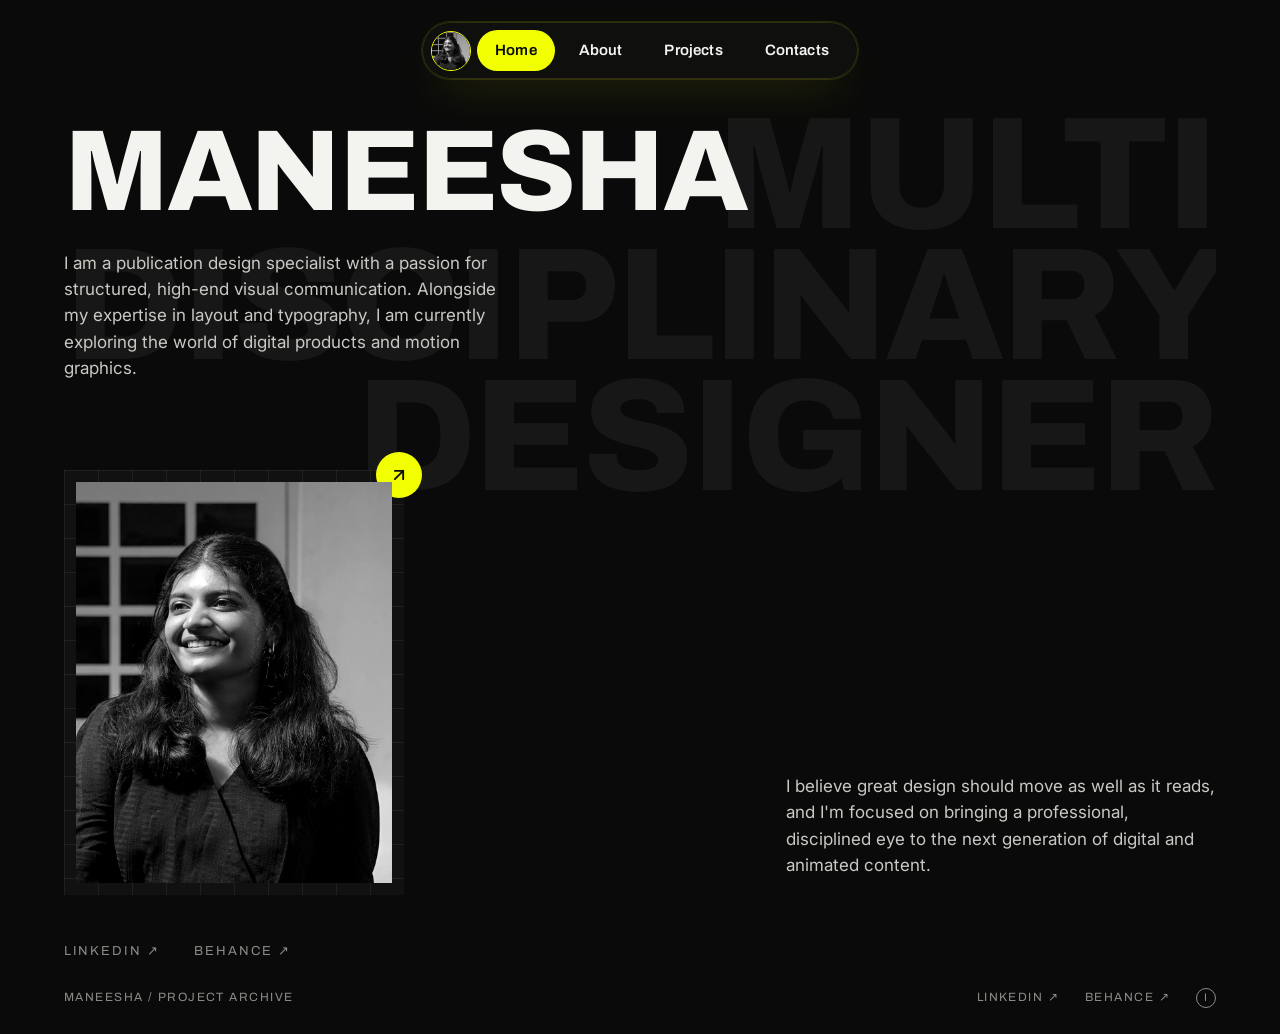
<file: index.html>
<!DOCTYPE html>
<html lang="en">
<head>
  <meta charset="UTF-8" />
  <meta name="viewport" content="width=device-width, initial-scale=1.0" />
  <title>Maneesha Mohan — Multi-Disciplinary Designer</title>
  <meta name="description" content="Maneesha Mohan N — publication & multi-disciplinary designer based in Kerala, India. Portfolio of annual reports, ESG reports and brand systems." />
  <link rel="preconnect" href="https://fonts.googleapis.com" />
  <link rel="preconnect" href="https://fonts.gstatic.com" crossorigin />
  <link rel="stylesheet" href="css/style.css" />
</head>
<body>
  <header class="nav-wrap">
    <nav class="pill" aria-label="Primary">
      <a class="pill__avatar" href="index.html"><img src="assets/img/portrait.jpg" alt="Maneesha Mohan" /></a>
      <a class="pill__link" href="index.html">Home</a>
      <a class="pill__link" href="about.html">About</a>
      <a class="pill__link" href="projects.html">Projects</a>
      <a class="pill__link" href="contact.html">Contacts</a>
    </nav>
  </header>

  <main class="home wrap">
    <section class="home__grid">
      <div>
        <h1 class="home__name">MANEESHA</h1>
        <p class="home__intro">
          I am a publication design specialist with a passion for structured,
          high-end visual communication. Alongside my expertise in layout and
          typography, I am currently exploring the world of digital products and
          motion graphics.
        </p>
      </div>
      <div class="home__ghost ghost">MULTI<br />DISCIPLINARY<br />DESIGNER</div>
    </section>

    <section class="home__lower">
      <div class="portrait-card">
        <span class="arrow-badge">
          <svg viewBox="0 0 24 24" fill="none" stroke="currentColor" stroke-width="2.2" stroke-linecap="round" stroke-linejoin="round"><line x1="7" y1="17" x2="17" y2="7"/><polyline points="7 7 17 7 17 17"/></svg>
        </span>
        <img src="assets/img/portrait.jpg" alt="Portrait of Maneesha Mohan" />
      </div>
      <p class="home__belief">
        I believe great design should move as well as it reads, and I'm focused
        on bringing a professional, disciplined eye to the next generation of
        digital and animated content.
      </p>
    </section>

    <div class="social-row">
      <a href="https://www.linkedin.com/" target="_blank" rel="noopener">LinkedIn ↗</a>
      <a href="https://www.behance.net/" target="_blank" rel="noopener">Behance ↗</a>
    </div>
  </main>

  <footer class="site-foot">
    <span class="foot-left">MANEESHA / PROJECT ARCHIVE</span>
    <span class="foot-right">
      <a href="https://www.linkedin.com/" target="_blank" rel="noopener">LinkedIn ↗</a>
      <a href="https://www.behance.net/" target="_blank" rel="noopener">Behance ↗</a>
      <span class="foot-info">i</span>
    </span>
  </footer>

  <script src="js/data.js"></script>
  <script src="js/main.js"></script>
</body>
</html>
</file>
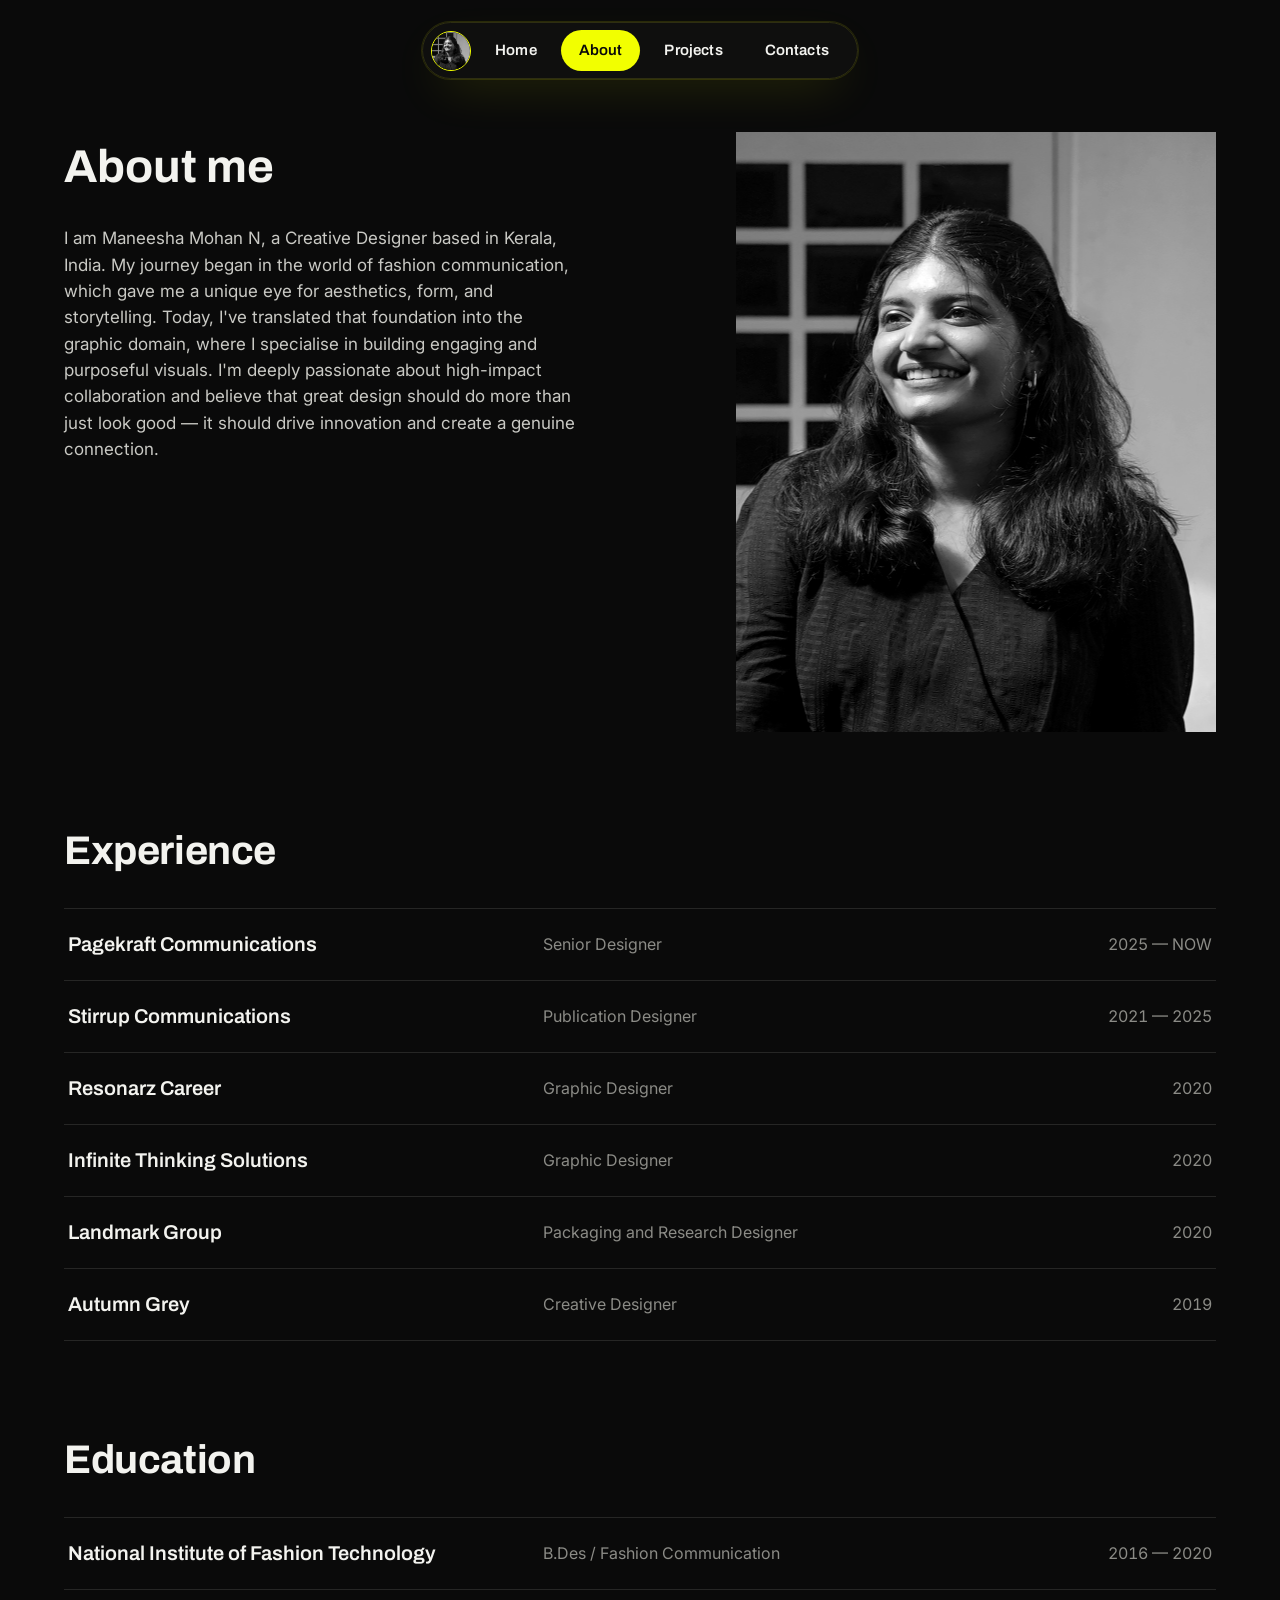
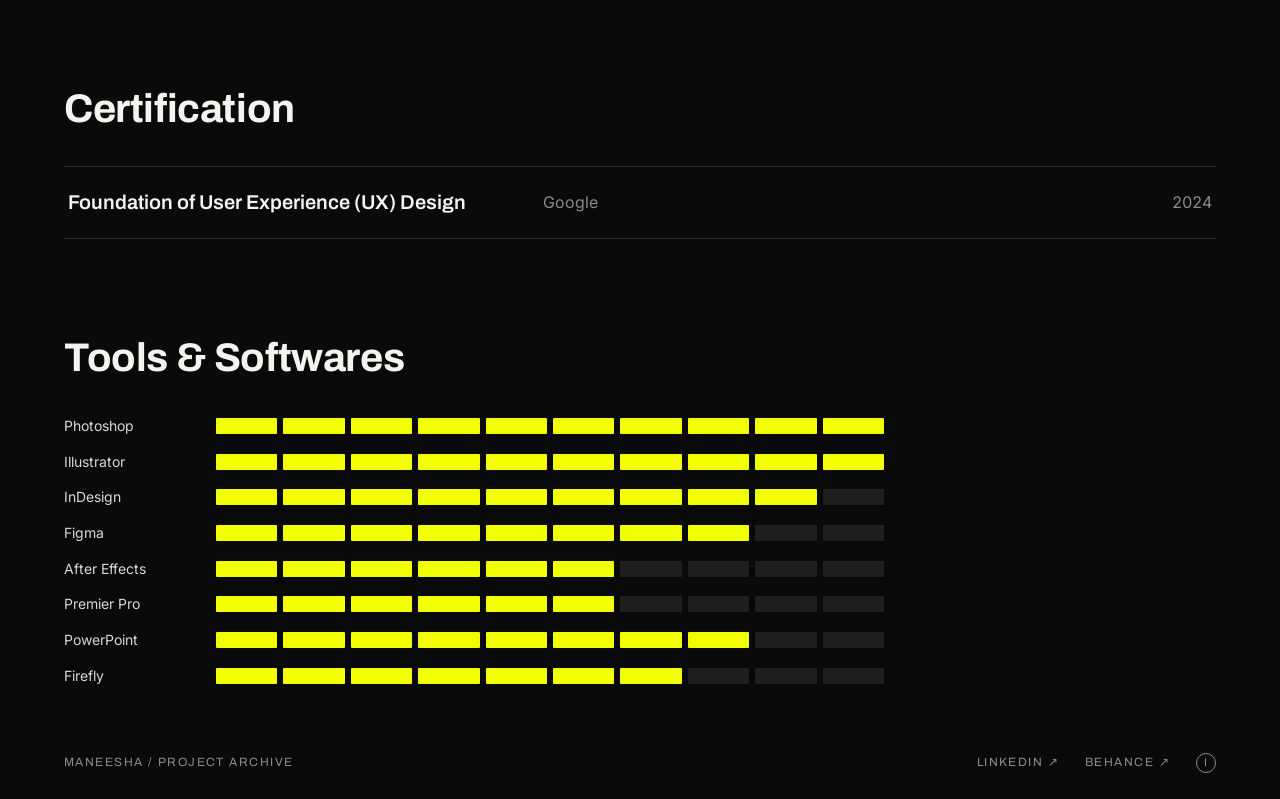
<file: about.html>
<!DOCTYPE html>
<html lang="en">
<head>
  <meta charset="UTF-8" />
  <meta name="viewport" content="width=device-width, initial-scale=1.0" />
  <title>About — Maneesha Mohan</title>
  <meta name="description" content="About Maneesha Mohan N — creative & publication designer. Experience, education, certification and tools." />
  <link rel="preconnect" href="https://fonts.googleapis.com" />
  <link rel="preconnect" href="https://fonts.gstatic.com" crossorigin />
  <link rel="stylesheet" href="css/style.css" />
</head>
<body>
  <header class="nav-wrap">
    <nav class="pill" aria-label="Primary">
      <a class="pill__avatar" href="index.html"><img src="assets/img/portrait.jpg" alt="Maneesha Mohan" /></a>
      <a class="pill__link" href="index.html">Home</a>
      <a class="pill__link" href="about.html">About</a>
      <a class="pill__link" href="projects.html">Projects</a>
      <a class="pill__link" href="contact.html">Contacts</a>
    </nav>
  </header>

  <main class="page wrap">
    <section class="about-hero">
      <div>
        <h1>About me</h1>
        <p>
          I am Maneesha Mohan N, a Creative Designer based in Kerala, India. My
          journey began in the world of fashion communication, which gave me a
          unique eye for aesthetics, form, and storytelling. Today, I've
          translated that foundation into the graphic domain, where I specialise
          in building engaging and purposeful visuals. I'm deeply passionate
          about high-impact collaboration and believe that great design should do
          more than just look good — it should drive innovation and create a
          genuine connection.
        </p>
      </div>
      <div class="about-hero__img"><img src="assets/img/portrait.jpg" alt="Maneesha Mohan" /></div>
    </section>

    <section class="block">
      <h2 class="section-title">Experience</h2>
      <div class="rows">
        <div class="rows__item"><span class="r-org">Pagekraft Communications</span><span class="r-role">Senior Designer</span><span class="r-year">2025 — NOW</span></div>
        <div class="rows__item"><span class="r-org">Stirrup Communications</span><span class="r-role">Publication Designer</span><span class="r-year">2021 — 2025</span></div>
        <div class="rows__item"><span class="r-org">Resonarz Career</span><span class="r-role">Graphic Designer</span><span class="r-year">2020</span></div>
        <div class="rows__item"><span class="r-org">Infinite Thinking Solutions</span><span class="r-role">Graphic Designer</span><span class="r-year">2020</span></div>
        <div class="rows__item"><span class="r-org">Landmark Group</span><span class="r-role">Packaging and Research Designer</span><span class="r-year">2020</span></div>
        <div class="rows__item"><span class="r-org">Autumn Grey</span><span class="r-role">Creative Designer</span><span class="r-year">2019</span></div>
      </div>
    </section>

    <section class="block">
      <h2 class="section-title">Education</h2>
      <div class="rows">
        <div class="rows__item"><span class="r-org">National Institute of Fashion Technology</span><span class="r-role">B.Des / Fashion Communication</span><span class="r-year">2016 — 2020</span></div>
      </div>
    </section>

    <section class="block">
      <h2 class="section-title">Certification</h2>
      <div class="rows">
        <div class="rows__item"><span class="r-org">Foundation of User Experience (UX) Design</span><span class="r-role">Google</span><span class="r-year">2024</span></div>
      </div>
    </section>

    <section class="block">
      <h2 class="section-title">Tools &amp; Softwares</h2>
      <div class="tools" id="tools"></div>
    </section>
  </main>

  <footer class="site-foot">
    <span class="foot-left">MANEESHA / PROJECT ARCHIVE</span>
    <span class="foot-right">
      <a href="https://www.linkedin.com/" target="_blank" rel="noopener">LinkedIn ↗</a>
      <a href="https://www.behance.net/" target="_blank" rel="noopener">Behance ↗</a>
      <span class="foot-info">i</span>
    </span>
  </footer>

  <script src="js/data.js"></script>
  <script src="js/main.js"></script>
  <script>
    // tools equalizer bars
    const TOOLS = [
      ["Photoshop", 10], ["Illustrator", 10], ["InDesign", 9], ["Figma", 8],
      ["After Effects", 6], ["Premier Pro", 6], ["PowerPoint", 8], ["Firefly", 7],
    ];
    const wrap = document.getElementById("tools");
    TOOLS.forEach(([name, lvl]) => {
      const segs = Array.from({ length: 10 }, (_, i) =>
        `<span class="tool__seg ${i < lvl ? "on" : ""}"></span>`).join("");
      const row = document.createElement("div");
      row.className = "tool";
      row.innerHTML = `<span class="tool__name">${name}</span><span class="tool__bar">${segs}</span>`;
      wrap.appendChild(row);
    });
  </script>
</body>
</html>
</file>
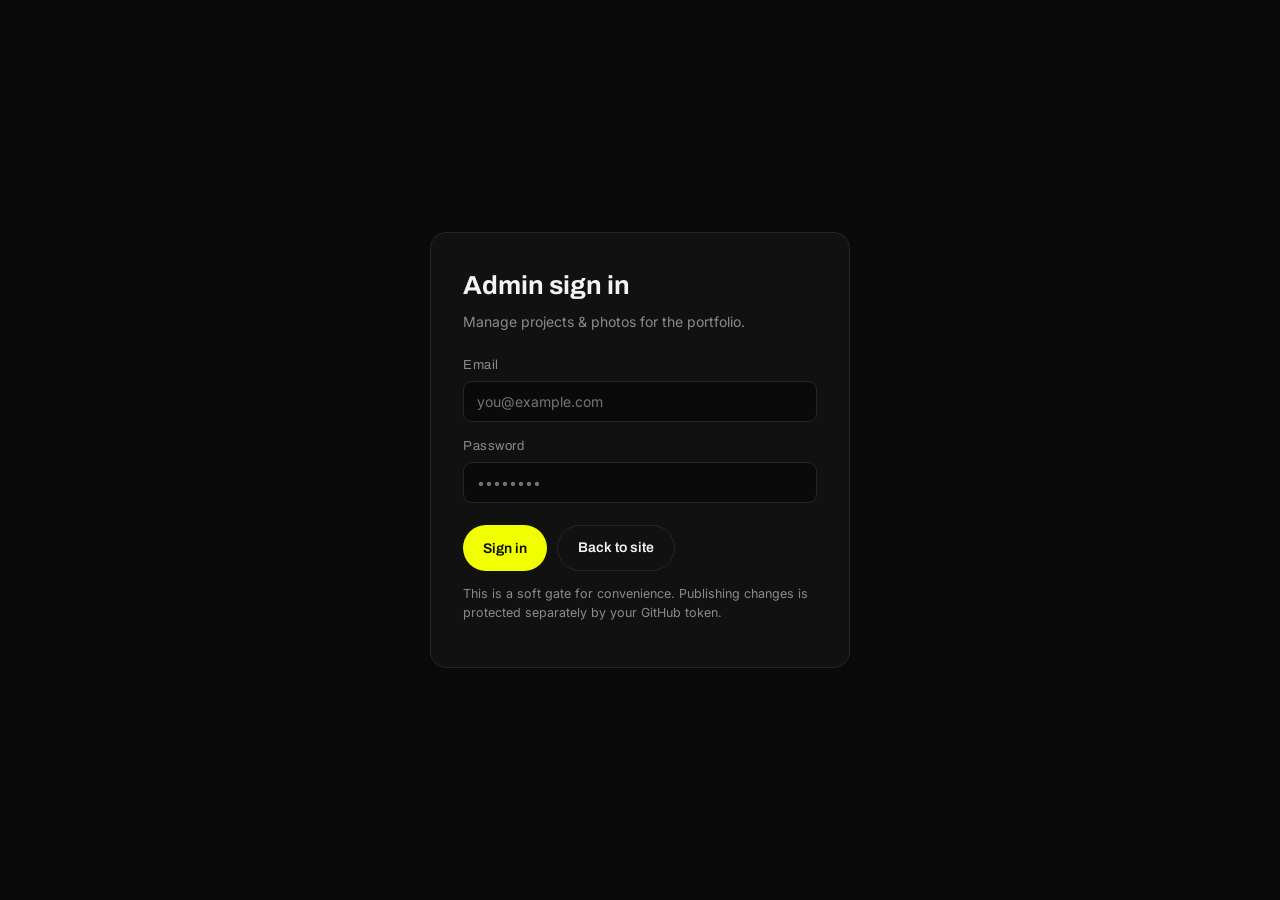
<file: admin.html>
<!DOCTYPE html>
<html lang="en">
<head>
  <meta charset="UTF-8" />
  <meta name="viewport" content="width=device-width, initial-scale=1.0" />
  <meta name="robots" content="noindex, nofollow" />
  <title>Admin — Maneesha Mohan</title>
  <link rel="stylesheet" href="css/style.css" />
  <style>
    /* ---- admin-only styling (reuses the site's CSS variables) ---- */
    body { padding: 0; }
    .admin-shell { max-width: 1180px; margin: 0 auto; padding: 32px clamp(16px,4vw,48px) 80px; }
    .center-card {
      min-height: 100vh; display: grid; place-items: center; padding: 24px;
    }
    .card {
      width: 100%; max-width: 420px; background: #111; border: 1px solid var(--line);
      border-radius: 16px; padding: 32px;
    }
    .card h1 { font-family: var(--font-display); font-size: 26px; margin: 0 0 6px; }
    .card p.sub { color: var(--muted); font-size: 14px; margin: 0 0 22px; }
    label { display: block; font-size: 13px; color: var(--muted); margin: 14px 0 6px; font-family: var(--font-display); letter-spacing: .04em; }
    input[type=text], input[type=email], input[type=password], textarea, select {
      width: 100%; background: #0a0a0a; border: 1px solid var(--line); color: var(--ink);
      border-radius: 9px; padding: 11px 13px; font-size: 14px; font-family: var(--font-body);
    }
    textarea { resize: vertical; min-height: 90px; line-height: 1.5; }
    input:focus, textarea:focus, select:focus { outline: none; border-color: var(--accent); }
    .btn {
      display: inline-flex; align-items: center; justify-content: center; gap: 8px;
      background: var(--accent); color: var(--accent-ink); border: none; cursor: pointer;
      font-family: var(--font-display); font-weight: 600; font-size: 14px;
      padding: 11px 20px; border-radius: 100px; transition: opacity .2s, transform .1s;
    }
    .btn:hover { opacity: .9; }
    .btn:active { transform: translateY(1px); }
    .btn[disabled] { opacity: .45; cursor: not-allowed; }
    .btn-ghost { background: transparent; color: var(--ink); border: 1px solid var(--line); }
    .btn-ghost:hover { border-color: var(--accent); color: var(--accent); }
    .btn-danger { background: transparent; color: #ff6b6b; border: 1px solid #4a2020; }
    .btn-danger:hover { background: #ff6b6b; color: #0a0a0a; }
    .btn-sm { padding: 7px 13px; font-size: 12.5px; }
    .row-actions { display: flex; gap: 10px; flex-wrap: wrap; margin-top: 22px; }
    .note { font-size: 12.5px; color: var(--muted); line-height: 1.5; margin-top: 14px; }
    .note.warn { color: #e0c060; }
    .msg { margin-top: 16px; font-size: 13.5px; padding: 10px 12px; border-radius: 9px; display: none; }
    .msg.err { display: block; background: #2a1414; color: #ff8a8a; border: 1px solid #4a2020; }
    .msg.ok  { display: block; background: #14220f; color: #a6e07a; border: 1px solid #2c4a20; }
    .msg.info{ display: block; background: #101820; color: #8fb7d8; border: 1px solid #223140; }
    .check { display: flex; align-items: center; gap: 8px; color: var(--muted); font-size: 13px; margin-top: 12px; }
    .check input { width: auto; }

    /* editor layout */
    .admin-top { display: flex; align-items: center; justify-content: space-between; gap: 16px; flex-wrap: wrap; margin-bottom: 26px; }
    .admin-top h1 { font-family: var(--font-display); font-size: 22px; margin: 0; }
    .admin-top .who { color: var(--muted); font-size: 13px; }
    .admin-grid { display: grid; grid-template-columns: 300px 1fr; gap: 26px; align-items: start; }
    .plist { display: grid; gap: 8px; }
    .pitem {
      display: grid; grid-template-columns: 42px 1fr auto; gap: 10px; align-items: center;
      background: #111; border: 1px solid var(--line); border-radius: 10px; padding: 8px; cursor: pointer;
    }
    .pitem.active { border-color: var(--accent); }
    .pitem img { width: 42px; height: 42px; object-fit: cover; border-radius: 6px; background: #000; }
    .pitem .pi-title { font-size: 13px; font-family: var(--font-display); font-weight: 600; line-height: 1.2; }
    .pitem .pi-no { font-size: 11px; color: var(--muted); }
    .pi-move { display: flex; flex-direction: column; gap: 2px; }
    .pi-move button { background: #1a1a1a; border: none; color: var(--muted); width: 22px; height: 18px; border-radius: 4px; cursor: pointer; font-size: 10px; }
    .pi-move button:hover { color: var(--accent); }
    .editor-panel { background: #0f0f0f; border: 1px solid var(--line); border-radius: 14px; padding: 24px; }
    .editor-panel h2 { font-family: var(--font-display); font-size: 18px; margin: 0 0 4px; }
    .field-grid { display: grid; grid-template-columns: 1fr 1fr; gap: 14px; }
    .field-grid .full { grid-column: 1 / -1; }
    .imgbox { border: 1px solid var(--line); border-radius: 10px; padding: 12px; }
    .imgbox h4 { font-family: var(--font-display); font-size: 12px; letter-spacing: .08em; text-transform: uppercase; color: var(--muted); margin: 0 0 10px; }
    .thumb-grid { display: grid; grid-template-columns: repeat(auto-fill, minmax(92px,1fr)); gap: 10px; }
    .thumb-cell { position: relative; }
    .thumb-cell img { width: 100%; aspect-ratio: 1/1; object-fit: cover; border-radius: 8px; background: #000; border: 1px solid var(--line); }
    .thumb-cell .x { position: absolute; top: -7px; right: -7px; width: 22px; height: 22px; border-radius: 50%; background: #ff6b6b; color: #0a0a0a; border: none; cursor: pointer; font-weight: 700; line-height: 1; }
    .single-img { display: flex; align-items: center; gap: 14px; }
    .single-img img { width: 90px; height: 68px; object-fit: cover; border-radius: 8px; background: #000; border: 1px solid var(--line); }
    input[type=file] { font-size: 12px; color: var(--muted); }
    .hide { display: none !important; }
    .spinner { display: inline-block; width: 15px; height: 15px; border: 2px solid rgba(10,10,10,.35); border-top-color: #0a0a0a; border-radius: 50%; animation: spin .7s linear infinite; }
    @keyframes spin { to { transform: rotate(360deg); } }
    @media (max-width: 820px) { .admin-grid { grid-template-columns: 1fr; } .field-grid { grid-template-columns: 1fr; } }
  </style>
</head>
<body>
  <!-- 1. LOGIN -->
  <div id="login-view" class="center-card">
    <form class="card" id="login-form" autocomplete="off">
      <h1>Admin sign in</h1>
      <p class="sub">Manage projects &amp; photos for the portfolio.</p>
      <label for="li-email">Email</label>
      <input id="li-email" type="email" placeholder="you@example.com" autocomplete="username" />
      <label for="li-pass">Password</label>
      <input id="li-pass" type="password" placeholder="••••••••" autocomplete="current-password" />
      <div class="row-actions">
        <button class="btn" type="submit">Sign in</button>
        <a class="btn btn-ghost" href="index.html">Back to site</a>
      </div>
      <div class="msg" id="login-msg"></div>
      <p class="note">This is a soft gate for convenience. Publishing changes is protected separately by your GitHub token.</p>
    </form>
  </div>

  <!-- 2. TOKEN -->
  <div id="token-view" class="center-card hide">
    <form class="card" id="token-form" autocomplete="off">
      <h1>Connect GitHub</h1>
      <p class="sub">Paste a token with write access so changes can be published.</p>
      <label for="tk-input">GitHub Personal Access Token</label>
      <input id="tk-input" type="password" placeholder="ghp_… or github_pat_…" autocomplete="off" />
      <label class="check"><input type="checkbox" id="tk-remember" /> Remember on this device (stored only in this browser)</label>
      <div class="row-actions">
        <button class="btn" type="submit" id="tk-connect">Connect</button>
        <button class="btn btn-ghost" type="button" id="tk-logout">Sign out</button>
      </div>
      <div class="msg" id="token-msg"></div>
      <p class="note warn">The token is the real lock on publishing. Keep it private. A token with only the <b>repo</b> (Contents: read/write) scope is enough. You can revoke it anytime on GitHub.</p>
    </form>
  </div>

  <!-- 3. EDITOR -->
  <div id="editor-view" class="admin-shell hide">
    <div class="admin-top">
      <div>
        <h1>Projects</h1>
        <span class="who" id="who"></span>
      </div>
      <div class="row-actions" style="margin:0">
        <button class="btn btn-ghost btn-sm" id="add-project">+ Add project</button>
        <button class="btn" id="save-all">Publish changes</button>
        <button class="btn btn-ghost btn-sm" id="editor-logout">Sign out</button>
      </div>
    </div>
    <div class="msg" id="editor-msg"></div>
    <div class="admin-grid">
      <div class="plist" id="plist"></div>
      <div class="editor-panel" id="editor-panel">
        <p class="note">Select a project on the left to edit it, or add a new one.</p>
      </div>
    </div>
    <p class="note" style="margin-top:24px">After you publish, GitHub Pages rebuilds the live site in ~1 minute. Removed photos are unlinked from the project; the underlying image files stay in the repo and can be cleaned up later.</p>
  </div>

  <script src="js/data.js"></script>
  <script src="js/admin.js"></script>
</body>
</html>
</file>
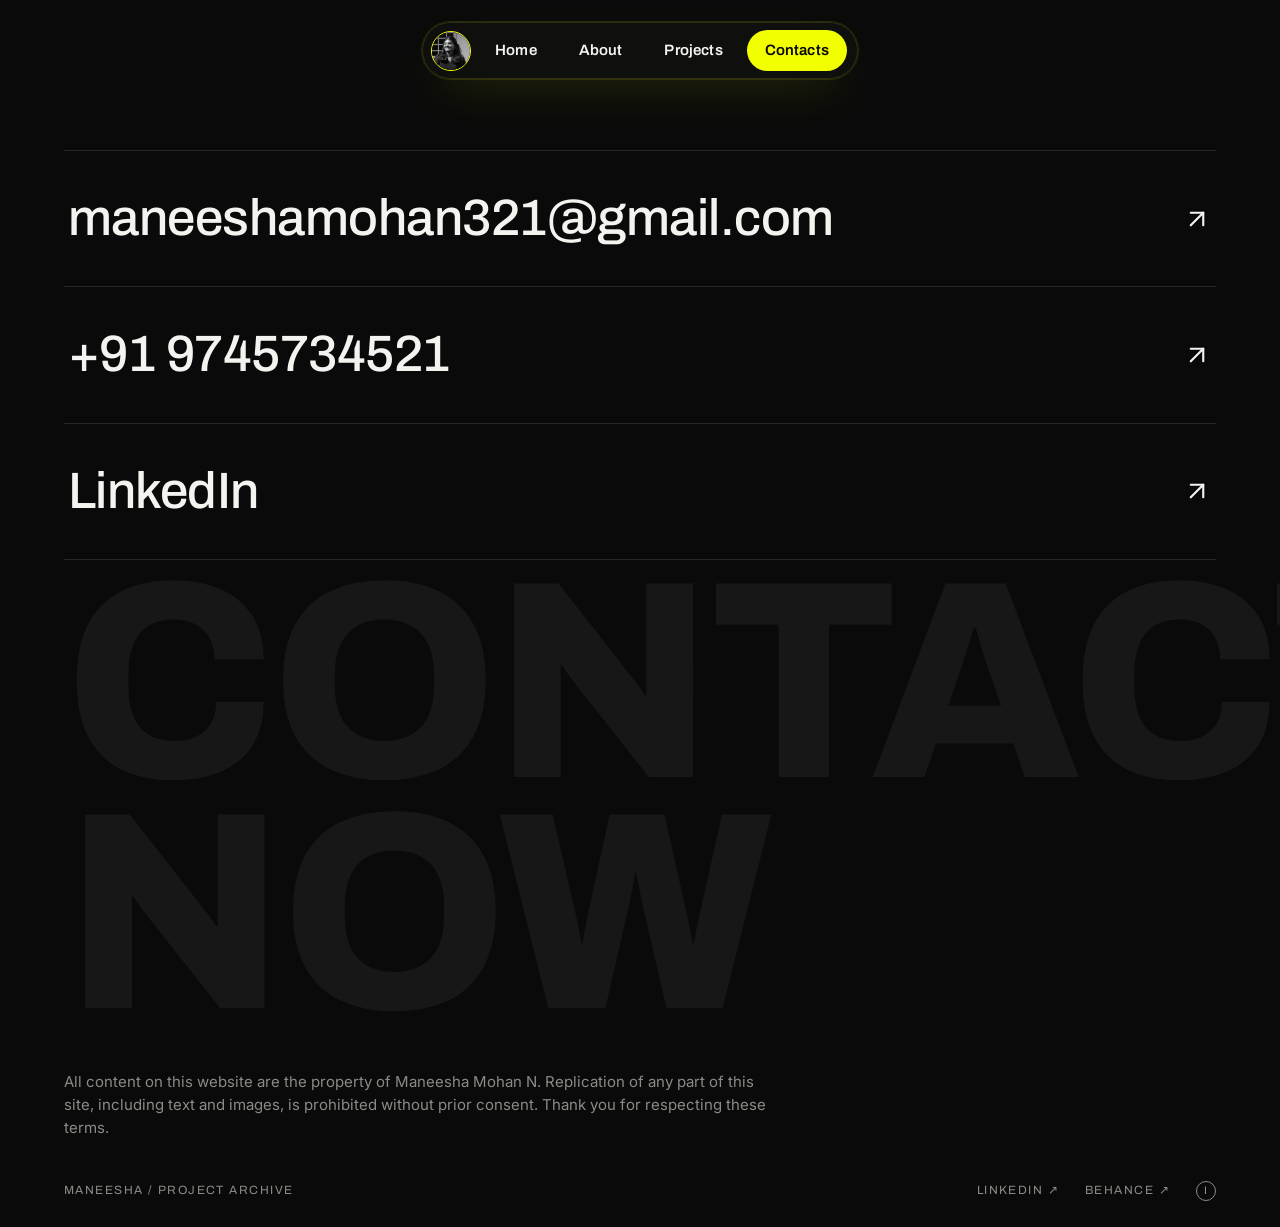
<file: contact.html>
<!DOCTYPE html>
<html lang="en">
<head>
  <meta charset="UTF-8" />
  <meta name="viewport" content="width=device-width, initial-scale=1.0" />
  <title>Contacts — Maneesha Mohan</title>
  <meta name="description" content="Get in touch with Maneesha Mohan N — email, phone and LinkedIn." />
  <link rel="preconnect" href="https://fonts.googleapis.com" />
  <link rel="preconnect" href="https://fonts.gstatic.com" crossorigin />
  <link rel="stylesheet" href="css/style.css" />
</head>
<body>
  <header class="nav-wrap">
    <nav class="pill" aria-label="Primary">
      <a class="pill__avatar" href="index.html"><img src="assets/img/portrait.jpg" alt="Maneesha Mohan" /></a>
      <a class="pill__link" href="index.html">Home</a>
      <a class="pill__link" href="about.html">About</a>
      <a class="pill__link" href="projects.html">Projects</a>
      <a class="pill__link" href="contact.html">Contacts</a>
    </nav>
  </header>

  <main class="contact wrap">
    <div class="contact__list">
      <a class="contact__row" href="mailto:maneeshamohan321@gmail.com">
        <span>maneeshamohan321@gmail.com</span>
        <svg viewBox="0 0 24 24" fill="none" stroke="currentColor" stroke-width="1.7" stroke-linecap="round" stroke-linejoin="round"><line x1="7" y1="17" x2="17" y2="7"/><polyline points="7 7 17 7 17 17"/></svg>
      </a>
      <a class="contact__row" href="tel:+919745734521">
        <span>+91 9745734521</span>
        <svg viewBox="0 0 24 24" fill="none" stroke="currentColor" stroke-width="1.7" stroke-linecap="round" stroke-linejoin="round"><line x1="7" y1="17" x2="17" y2="7"/><polyline points="7 7 17 7 17 17"/></svg>
      </a>
      <a class="contact__row" href="https://www.linkedin.com/" target="_blank" rel="noopener">
        <span>LinkedIn</span>
        <svg viewBox="0 0 24 24" fill="none" stroke="currentColor" stroke-width="1.7" stroke-linecap="round" stroke-linejoin="round"><line x1="7" y1="17" x2="17" y2="7"/><polyline points="7 7 17 7 17 17"/></svg>
      </a>
    </div>

    <div class="contact__ghost ghost">CONTACT<br />NOW</div>

    <p class="contact__legal">
      All content on this website are the property of Maneesha Mohan N.
      Replication of any part of this site, including text and images, is
      prohibited without prior consent. Thank you for respecting these terms.
    </p>
  </main>

  <footer class="site-foot">
    <span class="foot-left">MANEESHA / PROJECT ARCHIVE</span>
    <span class="foot-right">
      <a href="https://www.linkedin.com/" target="_blank" rel="noopener">LinkedIn ↗</a>
      <a href="https://www.behance.net/" target="_blank" rel="noopener">Behance ↗</a>
      <span class="foot-info">i</span>
    </span>
  </footer>

  <script src="js/data.js"></script>
  <script src="js/main.js"></script>
</body>
</html>
</file>
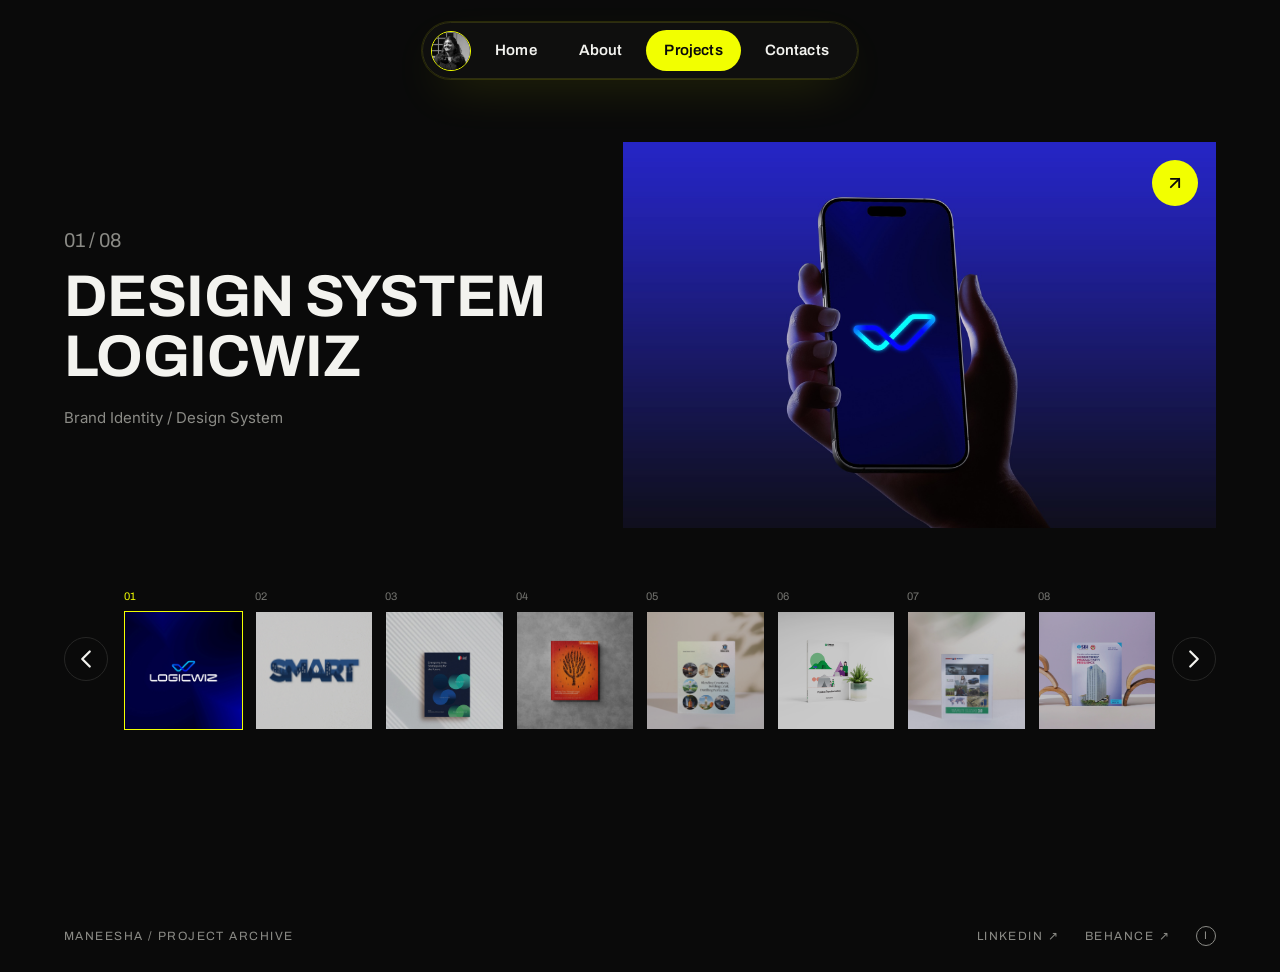
<file: projects.html>
<!DOCTYPE html>
<html lang="en">
<head>
  <meta charset="UTF-8" />
  <meta name="viewport" content="width=device-width, initial-scale=1.0" />
  <title>Projects — Maneesha Mohan</title>
  <meta name="description" content="Selected projects by Maneesha Mohan — annual reports, ESG reports and brand systems." />
  <link rel="preconnect" href="https://fonts.googleapis.com" />
  <link rel="preconnect" href="https://fonts.gstatic.com" crossorigin />
  <link rel="stylesheet" href="css/style.css" />
</head>
<body>
  <header class="nav-wrap">
    <nav class="pill" aria-label="Primary">
      <a class="pill__avatar" href="index.html"><img src="assets/img/portrait.jpg" alt="Maneesha Mohan" /></a>
      <a class="pill__link" href="index.html">Home</a>
      <a class="pill__link" href="about.html">About</a>
      <a class="pill__link" href="projects.html">Projects</a>
      <a class="pill__link" href="contact.html">Contacts</a>
    </nav>
  </header>

  <main class="proj wrap">
    <div class="proj__stage" id="proj-stage"></div>

    <div class="thumbs">
      <button class="thumbs__arrow" data-carousel-prev aria-label="Previous project">
        <svg viewBox="0 0 24 24" fill="none" stroke="currentColor" stroke-width="1.8" stroke-linecap="round" stroke-linejoin="round"><polyline points="15 18 9 12 15 6"/></svg>
      </button>
      <div class="thumbs__track" id="thumb-track"></div>
      <button class="thumbs__arrow" data-carousel-next aria-label="Next project">
        <svg viewBox="0 0 24 24" fill="none" stroke="currentColor" stroke-width="1.8" stroke-linecap="round" stroke-linejoin="round"><polyline points="9 18 15 12 9 6"/></svg>
      </button>
    </div>
  </main>

  <footer class="site-foot">
    <span class="foot-left">MANEESHA / PROJECT ARCHIVE</span>
    <span class="foot-right">
      <a href="https://www.linkedin.com/" target="_blank" rel="noopener">LinkedIn ↗</a>
      <a href="https://www.behance.net/" target="_blank" rel="noopener">Behance ↗</a>
      <span class="foot-info">i</span>
    </span>
  </footer>

  <script src="js/data.js"></script>
  <script src="js/main.js"></script>
</body>
</html>
</file>
<file: css/style.css>
/* =================================================================
   Maneesha Mohan — Portfolio
   Dark theme · chartreuse accent · grotesque display type
   ================================================================= */

@import url("https://fonts.googleapis.com/css2?family=Archivo:wght@400;500;600;700;800;900&family=Inter:wght@300;400;500;600&display=swap");

:root {
  --bg: #0a0a0a;
  --bg-2: #0e0e0e;
  --ghost: #171717;          /* huge background words */
  --ink: #f3f3ef;
  --muted: #8b8b86;
  --line: #262625;
  --accent: #f2ff00;
  --accent-ink: #0a0a0a;
  --font-display: "Archivo", "Helvetica Neue", Arial, sans-serif;
  --font-body: "Inter", "Helvetica Neue", Arial, sans-serif;
  --maxw: 1360px;
  --pad: clamp(20px, 5vw, 64px);
}

* { box-sizing: border-box; }

html { scroll-behavior: smooth; }

body {
  margin: 0;
  background: var(--bg);
  color: var(--ink);
  font-family: var(--font-body);
  font-size: 16px;
  line-height: 1.55;
  -webkit-font-smoothing: antialiased;
  text-rendering: optimizeLegibility;
  overflow-x: hidden;
}

a { color: inherit; text-decoration: none; }
img { display: block; max-width: 100%; }
::selection { background: var(--accent); color: var(--accent-ink); }

.wrap { width: 100%; max-width: var(--maxw); margin: 0 auto; padding: 0 var(--pad); }

/* ---------- Floating pill nav -------------------------------------- */
.nav-wrap {
  position: fixed; inset: 0 0 auto 0; z-index: 100;
  display: flex; justify-content: center;
  padding: 22px var(--pad) 0;
  pointer-events: none;
}
.pill {
  pointer-events: auto;
  display: flex; align-items: center; gap: 6px;
  padding: 7px 10px 7px 8px;
  background: rgba(18,18,17,.82);
  backdrop-filter: blur(14px);
  border: 1px solid #2e2e12;
  border-radius: 100px;
  box-shadow: 0 0 0 1px rgba(242,255,0,.12), 0 18px 50px -20px rgba(242,255,0,.25);
}
.pill__avatar {
  width: 40px; height: 40px; border-radius: 50%; overflow: hidden; flex: none;
  border: 1.5px solid var(--accent);
}
.pill__avatar img { width: 100%; height: 100%; object-fit: cover; object-position: 50% 20%; }
.pill__link {
  font-family: var(--font-display);
  font-weight: 600; font-size: 15px; letter-spacing: .01em;
  padding: 9px 18px; border-radius: 100px; color: var(--ink);
  transition: background .2s, color .2s;
  white-space: nowrap;
}
.pill__link:hover { background: #ffffff12; }
.pill__link.is-active { background: var(--accent); color: var(--accent-ink); }
.pill__menu { display: none; }

/* ---------- Footer ------------------------------------------------- */
.site-foot {
  display: flex; justify-content: space-between; align-items: center;
  gap: 20px; flex-wrap: wrap;
  padding: 26px var(--pad);
  font-family: var(--font-display);
  font-size: 12px; letter-spacing: .12em; text-transform: uppercase;
  color: var(--muted);
}
.site-foot a { transition: color .2s; }
.site-foot a:hover { color: var(--accent); }
.foot-right { display: flex; align-items: center; gap: 26px; }
.foot-info {
  width: 20px; height: 20px; border: 1px solid var(--muted); border-radius: 50%;
  display: inline-flex; align-items: center; justify-content: center; font-size: 11px;
}

/* ---------- Reusable bits ------------------------------------------ */
.arrow-badge {
  width: 46px; height: 46px; border-radius: 50%;
  background: var(--accent); color: var(--accent-ink);
  display: inline-flex; align-items: center; justify-content: center;
  flex: none; transition: transform .25s;
}
.arrow-badge svg { width: 20px; height: 20px; }
a:hover > .arrow-badge, .lift:hover .arrow-badge { transform: rotate(45deg); }

.eyebrow {
  font-family: var(--font-display);
  font-size: 13px; letter-spacing: .16em; text-transform: uppercase; color: var(--muted);
}
.section-title {
  font-family: var(--font-display);
  font-weight: 700; font-size: clamp(26px, 3.4vw, 40px); letter-spacing: -.01em; margin: 0;
}

/* ================================================================
   HOME
   ================================================================ */
.home { min-height: 100vh; padding-top: 120px; }
.home__grid {
  display: grid; grid-template-columns: 1.05fr 1fr; gap: 40px;
  position: relative;
}
/* keep a wide ghost word from stretching its neighbours off-screen */
.home__grid > *, .home__lower > * { min-width: 0; }
.home__name {
  font-family: var(--font-display);
  font-weight: 800; font-size: clamp(52px, 9vw, 128px);
  line-height: .9; letter-spacing: -.02em; margin: 0 0 26px;
}
.home__intro { max-width: 440px; color: #c9c9c4; font-size: 17px; }

.ghost {
  font-family: var(--font-display);
  font-weight: 800; text-transform: uppercase; color: var(--ghost);
  line-height: .82; letter-spacing: -.02em; pointer-events: none; user-select: none;
}
.home__ghost {
  position: absolute; right: 0; top: -10px; text-align: right;
  font-size: clamp(60px, 12.5vw, 190px); z-index: -1;
  max-width: 100%; overflow: hidden;
}

.home__lower {
  display: grid; grid-template-columns: 1.05fr 1fr; gap: 40px;
  align-items: end; margin-top: clamp(40px, 8vh, 110px);
}
.portrait-card {
  position: relative; width: min(340px, 80vw); aspect-ratio: 4/5;
  background:
    linear-gradient(#ffffff10 1px, transparent 1px) 0 0 / 100% 34px,
    linear-gradient(90deg, #ffffff10 1px, transparent 1px) 0 0 / 34px 100%,
    #111;
  padding: 12px;
}
.portrait-card img { width: 100%; height: 100%; object-fit: cover; filter: grayscale(1) contrast(1.05); }
.portrait-card .arrow-badge { position: absolute; top: -18px; right: -18px; }
.home__belief { max-width: 430px; color: #c9c9c4; font-size: 17px; justify-self: end; }

.social-row {
  display: flex; gap: 34px; margin-top: 46px;
  font-family: var(--font-display); font-size: 13px; letter-spacing: .16em; text-transform: uppercase;
}
.social-row a { display: inline-flex; align-items: center; gap: 8px; color: var(--muted); transition: color .2s; }
.social-row a:hover { color: var(--accent); }

/* ================================================================
   ABOUT
   ================================================================ */
.page { padding-top: 132px; padding-bottom: 40px; }
.about-hero { display: grid; grid-template-columns: 1.3fr 1fr; gap: 48px; align-items: start; }
.about-hero h1 { font-family: var(--font-display); font-weight: 700; font-size: clamp(30px,4vw,46px); margin: 0 0 22px; }
.about-hero p { color: #c9c9c4; font-size: 17px; max-width: 520px; }
.about-hero__img { aspect-ratio: 4/5; overflow: hidden; }
.about-hero__img img { width: 100%; height: 100%; object-fit: cover; filter: grayscale(1) contrast(1.03); }

.block { margin-top: clamp(46px, 7vw, 88px); }
.block > .section-title { margin-bottom: 26px; }

.rows { border-top: 1px solid var(--line); }
.rows__item {
  display: grid; grid-template-columns: 1.4fr 1.4fr .6fr; gap: 20px; align-items: center;
  padding: 20px 4px; border-bottom: 1px solid var(--line);
}
.rows__item .r-org { font-family: var(--font-display); font-weight: 600; font-size: clamp(16px,1.7vw,20px); }
.rows__item .r-role { color: var(--muted); }
.rows__item .r-year { text-align: right; color: var(--muted); font-variant-numeric: tabular-nums; }

/* tools bar chart */
.tools { display: grid; gap: 14px; max-width: 820px; }
.tool { display: grid; grid-template-columns: 130px 1fr; align-items: center; gap: 22px; }
.tool__name { font-size: 14px; color: #d8d8d3; }
.tool__bar { display: flex; gap: 6px; }
.tool__seg { height: 16px; flex: 1; background: #1f1f1d; border-radius: 1px; }
.tool__seg.on { background: var(--accent); }

/* ================================================================
   PROJECTS — carousel
   ================================================================ */
.proj { padding-top: 128px; padding-bottom: 20px; min-height: 100vh; }
.proj__stage { display: grid; grid-template-columns: 1fr 1.15fr; gap: 44px; align-items: center; min-height: 46vh; }
.proj__meta .p-no { font-family: var(--font-display); font-size: 20px; color: var(--muted); }
.proj__meta h1 {
  font-family: var(--font-display); font-weight: 700; line-height: 1.02;
  font-size: clamp(34px, 4.6vw, 62px); letter-spacing: -.01em; margin: 10px 0 0; white-space: pre-line;
}
.proj__meta .p-kicker { margin-top: 20px; color: var(--muted); font-size: 15px; }
.proj__visual { position: relative; }
.proj__visual a { display: block; overflow: hidden; }
.proj__visual img { width: 100%; aspect-ratio: 1106 / 722; object-fit: cover; object-position: center; transition: transform .6s ease; }
.proj__visual a:hover img { transform: scale(1.03); }
.proj__visual .arrow-badge { position: absolute; top: 18px; right: 18px; z-index: 2; }
.proj__nav-big {
  position: absolute; right: 18px; bottom: -70px;
  width: 62px; height: 62px; border: 1px solid var(--line); border-radius: 50%;
  background: transparent; color: var(--ink); cursor: pointer; display: grid; place-items: center;
  transition: background .2s, color .2s, border-color .2s;
}
.proj__nav-big:hover { background: var(--accent); color: var(--accent-ink); border-color: var(--accent); }

/* thumbnail strip */
.thumbs { display: grid; grid-template-columns: 44px 1fr 44px; align-items: center; gap: 16px; margin-top: 46px; }
.thumbs__track { display: grid; grid-template-columns: repeat(8, 1fr); gap: 12px; }
.thumb { position: relative; cursor: pointer; opacity: .82; transition: opacity .25s; }
.thumb:hover { opacity: 1; }
.thumb.is-active { opacity: 1; }
.thumb .t-no { font-family: var(--font-display); font-size: 11px; color: var(--muted); margin-bottom: 6px; display: block; }
.thumb.is-active .t-no { color: var(--accent); }
.thumb img { width: 100%; aspect-ratio: 1/1; object-fit: cover; border: 1px solid transparent; }
.thumb.is-active img { border-color: var(--accent); }
.thumbs__arrow {
  width: 44px; height: 44px; border: 1px solid var(--line); border-radius: 50%;
  background: transparent; color: var(--ink); cursor: pointer; display: grid; place-items: center;
  transition: background .2s, color .2s, border-color .2s;
}
.thumbs__arrow:hover { background: var(--accent); color: var(--accent-ink); border-color: var(--accent); }

/* ================================================================
   PROJECT DETAIL
   ================================================================ */
.detail { padding-top: 96px; }
.detail__hero { position: relative; height: clamp(320px, 60vh, 560px); overflow: hidden; }
.detail__hero img { width: 100%; height: 100%; object-fit: cover; }
.detail__hero .arrow-badge { position: absolute; top: 22px; right: 22px; }
.detail__band {
  background: #101010; border-top: 1px solid var(--line); border-bottom: 1px solid var(--line);
}
.detail__band .wrap { padding-top: 40px; padding-bottom: 40px; }
.detail__no { font-family: var(--font-display); font-size: 16px; color: var(--muted); }
.detail__title {
  font-family: var(--font-display); font-weight: 700; letter-spacing: -.01em;
  font-size: clamp(26px, 3.6vw, 44px); margin: 10px 0 0;
}
.detail__cols { display: grid; grid-template-columns: 1.6fr 1fr; gap: 48px; margin-top: 34px; }
.detail__desc { color: #c6c6c1; font-size: 17px; max-width: 640px; }
.detail__side h4 { font-family: var(--font-display); font-size: 13px; letter-spacing: .14em; text-transform: uppercase; color: var(--muted); margin: 0 0 8px; }
.detail__side .soft { margin-bottom: 26px; }
.detail__side .soft span { display: inline-block; margin: 0 10px 8px 0; color: #d8d8d3; }
.detail__report { display: inline-flex; align-items: center; gap: 10px; color: var(--accent); word-break: break-word; }
.detail__report:hover { text-decoration: underline; }

.gallery { display: grid; grid-template-columns: repeat(2, 1fr); gap: 16px; margin: 40px 0 20px; }
.gallery img { width: 100%; height: 100%; object-fit: cover; aspect-ratio: 4/3; background: #111; }
.gallery img:first-child { grid-column: 1 / -1; aspect-ratio: 16/7; }

/* ================================================================
   CONTACT
   ================================================================ */
.contact { padding-top: 150px; min-height: 100vh; position: relative; }
.contact__list { border-top: 1px solid var(--line); position: relative; z-index: 2; }
.contact__row {
  display: flex; align-items: center; justify-content: space-between; gap: 24px;
  padding: 28px 4px; border-bottom: 1px solid var(--line);
  font-family: var(--font-display); font-weight: 500;
  font-size: clamp(24px, 4vw, 52px); letter-spacing: -.01em;
  transition: color .2s, padding-left .25s;
}
.contact__row:hover { color: var(--accent); padding-left: 16px; }
.contact__row svg { width: 30px; height: 30px; flex: none; }
.contact__ghost {
  position: relative; z-index: 1; margin-top: 8px;
  font-size: clamp(78px, 22vw, 330px); text-align: left;
}
.contact__legal {
  margin-top: 40px; color: var(--muted); font-size: 15px; max-width: 720px; position: relative; z-index: 2;
}

/* ================================================================
   RESPONSIVE
   ================================================================ */
@media (max-width: 900px) {
  .home__grid, .home__lower, .about-hero, .proj__stage, .detail__cols { grid-template-columns: 1fr; }
  .home__ghost { position: static; text-align: left; margin: 24px 0 0; }
  .home__belief { justify-self: start; }
  .about-hero__img { max-width: 320px; }
  .rows__item { grid-template-columns: 1fr; gap: 4px; }
  .rows__item .r-year { text-align: left; }
  .proj__visual img { aspect-ratio: 1106 / 722; }
  .proj__nav-big { display: none; }
  .thumbs__track { grid-template-columns: repeat(4, 1fr); grid-auto-rows: 0; grid-template-rows: 1fr; overflow: hidden; }
  .gallery { grid-template-columns: 1fr; }
  .gallery img, .gallery img:first-child { aspect-ratio: 4/3; }
  .tool { grid-template-columns: 100px 1fr; gap: 14px; }
}

@media (max-width: 620px) {
  .nav-wrap { padding-left: 12px; padding-right: 12px; }
  .pill { gap: 2px; padding: 6px 8px; max-width: 100%; }
  .pill__link { padding: 8px 10px; font-size: 12px; }
  .pill__avatar { display: none; }
  .home__ghost { font-size: clamp(46px, 13vw, 70px); }
  .contact__row { font-size: 26px; }
  .contact__ghost { font-size: clamp(60px, 24vw, 120px); }
}
</file>
